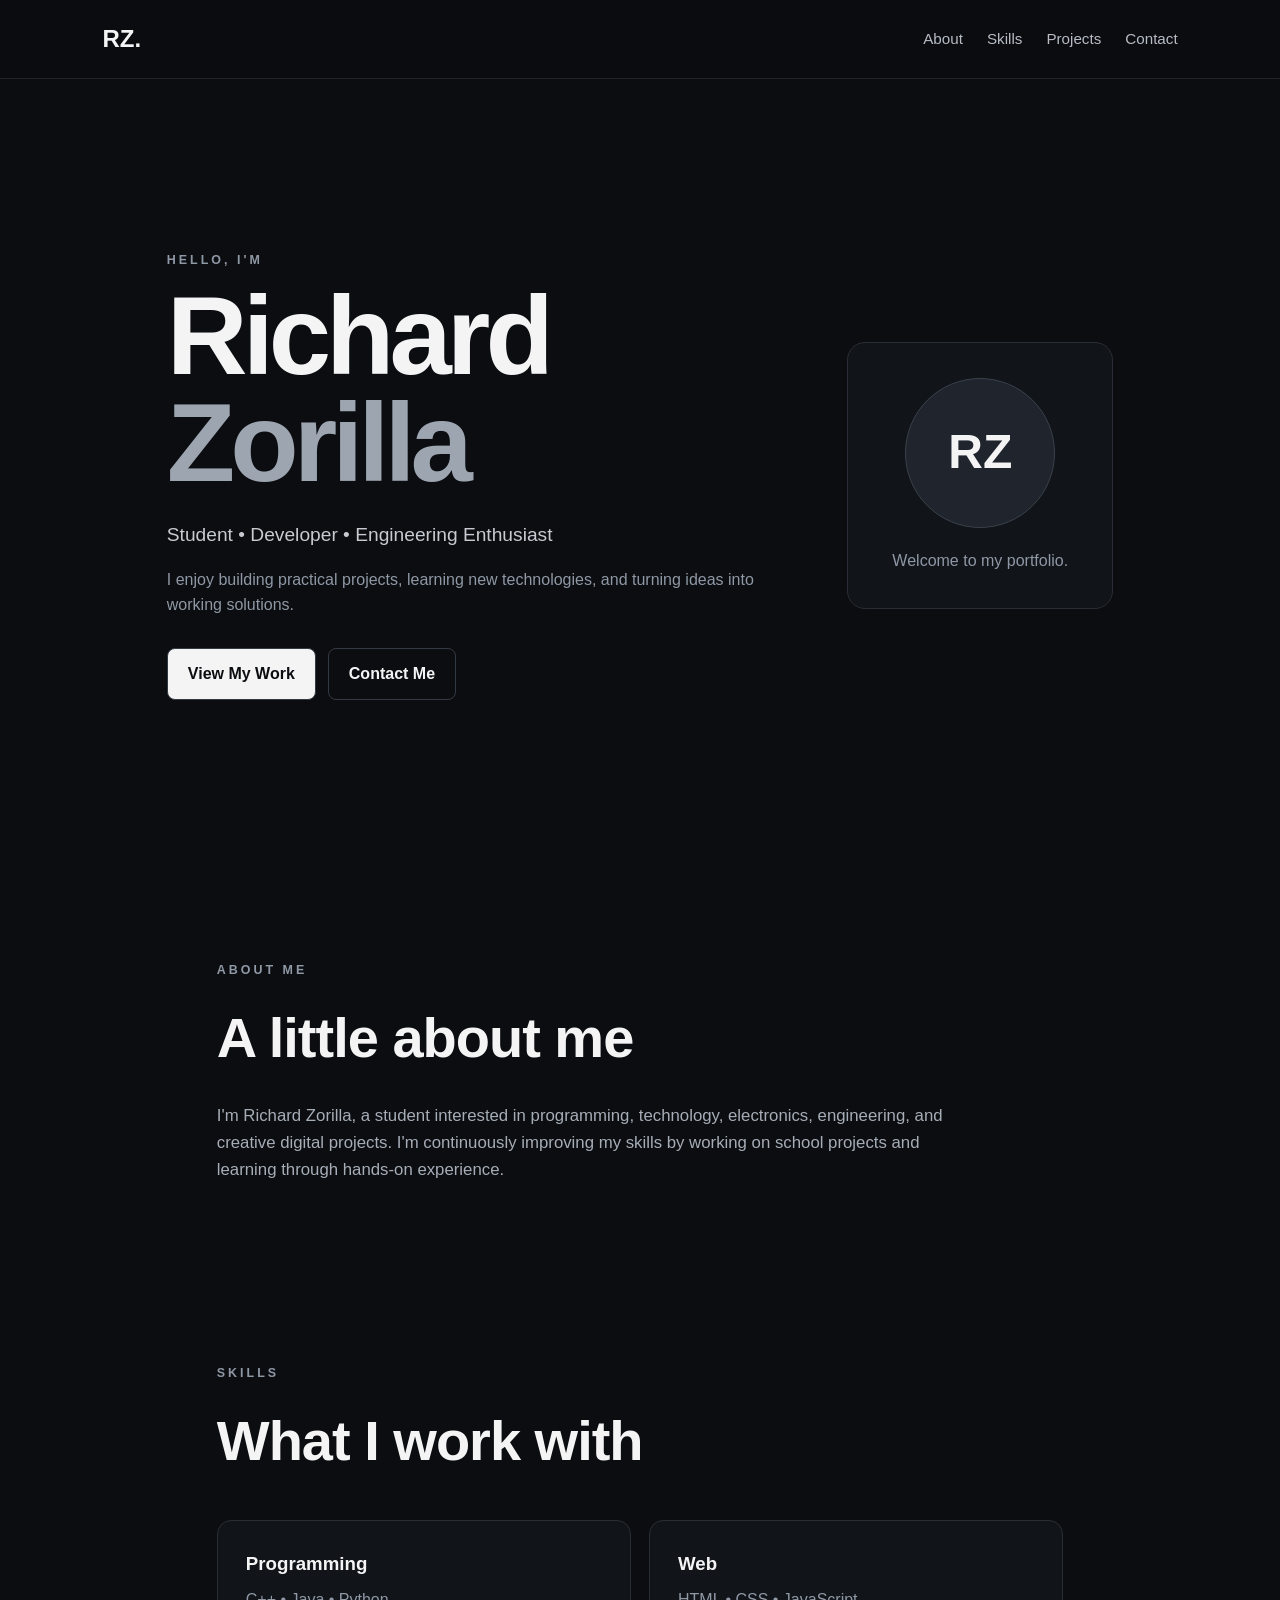
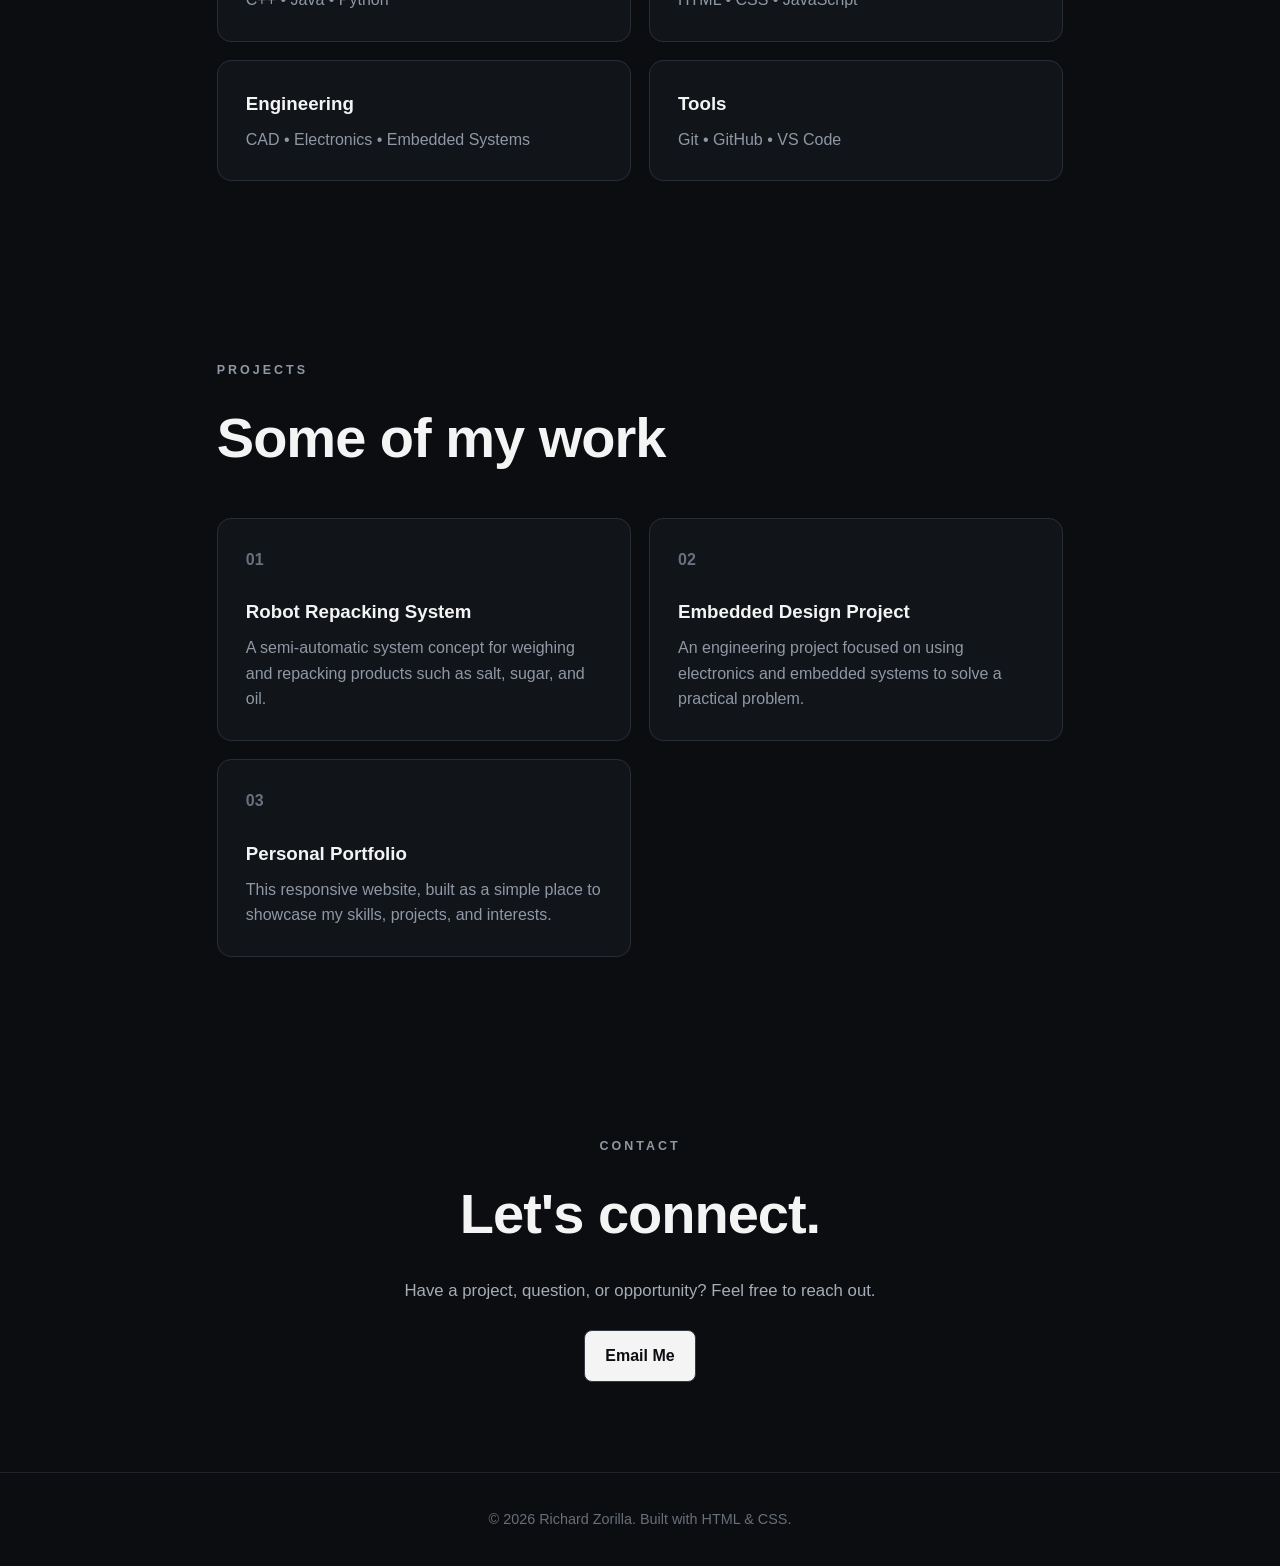
<file: richard-portfolio/index.html>
<!DOCTYPE html>
<html lang="en">
<head>
  <meta charset="UTF-8">
  <meta name="viewport" content="width=device-width, initial-scale=1.0">
  <title>Richard Zorilla | Portfolio</title>
  <meta name="description" content="Richard Zorilla's personal portfolio.">
  <link rel="stylesheet" href="style.css">
</head>
<body>
  <header class="navbar">
    <a class="logo" href="#home">RZ.</a>
    <nav>
      <a href="#about">About</a>
      <a href="#skills">Skills</a>
      <a href="#projects">Projects</a>
      <a href="#contact">Contact</a>
    </nav>
  </header>

  <main>
    <section id="home" class="hero">
      <div>
        <p class="eyebrow">HELLO, I'M</p>
        <h1>Richard <span>Zorilla</span></h1>
        <p class="subtitle">Student • Developer • Engineering Enthusiast</p>
        <p class="intro">I enjoy building practical projects, learning new technologies, and turning ideas into working solutions.</p>
        <div class="buttons">
          <a class="btn primary" href="#projects">View My Work</a>
          <a class="btn secondary" href="#contact">Contact Me</a>
        </div>
      </div>
      <div class="hero-card">
        <div class="avatar">RZ</div>
        <p>Welcome to my portfolio.</p>
      </div>
    </section>

    <section id="about" class="section">
      <p class="eyebrow">ABOUT ME</p>
      <h2>A little about me</h2>
      <p class="section-text">
        I'm Richard Zorilla, a student interested in programming, technology, electronics,
        engineering, and creative digital projects. I'm continuously improving my skills by
        working on school projects and learning through hands-on experience.
      </p>
    </section>

    <section id="skills" class="section">
      <p class="eyebrow">SKILLS</p>
      <h2>What I work with</h2>
      <div class="grid">
        <div class="card"><h3>Programming</h3><p>C++ • Java • Python</p></div>
        <div class="card"><h3>Web</h3><p>HTML • CSS • JavaScript</p></div>
        <div class="card"><h3>Engineering</h3><p>CAD • Electronics • Embedded Systems</p></div>
        <div class="card"><h3>Tools</h3><p>Git • GitHub • VS Code</p></div>
      </div>
    </section>

    <section id="projects" class="section">
      <p class="eyebrow">PROJECTS</p>
      <h2>Some of my work</h2>
      <div class="grid projects">
        <article class="card project">
          <div class="project-number">01</div>
          <h3>Robot Repacking System</h3>
          <p>A semi-automatic system concept for weighing and repacking products such as salt, sugar, and oil.</p>
        </article>
        <article class="card project">
          <div class="project-number">02</div>
          <h3>Embedded Design Project</h3>
          <p>An engineering project focused on using electronics and embedded systems to solve a practical problem.</p>
        </article>
        <article class="card project">
          <div class="project-number">03</div>
          <h3>Personal Portfolio</h3>
          <p>This responsive website, built as a simple place to showcase my skills, projects, and interests.</p>
        </article>
      </div>
    </section>

    <section id="contact" class="section contact">
      <p class="eyebrow">CONTACT</p>
      <h2>Let's connect.</h2>
      <p class="section-text">Have a project, question, or opportunity? Feel free to reach out.</p>
      <a class="btn primary" href="mailto:zorillarichard88@gmail.com">Email Me</a>
    </section>
  </main>

  <footer>
    <p>© 2026 Richard Zorilla. Built with HTML & CSS.</p>
  </footer>
</body>
</html>
</file>
<file: richard-portfolio/style.css>
* {
  box-sizing: border-box;
  margin: 0;
  padding: 0;
}

html {
  scroll-behavior: smooth;
}

body {
  font-family: Arial, Helvetica, sans-serif;
  background: #0b0d10;
  color: #f4f4f5;
  line-height: 1.6;
}

a {
  color: inherit;
  text-decoration: none;
}

.navbar {
  position: sticky;
  top: 0;
  z-index: 10;
  display: flex;
  justify-content: space-between;
  align-items: center;
  padding: 20px 8%;
  background: rgba(11, 13, 16, 0.9);
  border-bottom: 1px solid #20242a;
  backdrop-filter: blur(10px);
}

.logo {
  font-size: 1.5rem;
  font-weight: 800;
}

.navbar nav {
  display: flex;
  gap: 24px;
}

.navbar nav a {
  color: #b7bcc5;
  font-size: 0.95rem;
}

.navbar nav a:hover {
  color: #fff;
}

.hero {
  min-height: 88vh;
  max-width: 1100px;
  margin: auto;
  padding: 100px 6%;
  display: grid;
  grid-template-columns: 1.4fr 0.6fr;
  gap: 60px;
  align-items: center;
}

.eyebrow {
  color: #8f98a5;
  letter-spacing: 3px;
  font-size: 0.78rem;
  font-weight: 700;
  margin-bottom: 12px;
}

h1 {
  font-size: clamp(3.5rem, 9vw, 7rem);
  line-height: 0.95;
  letter-spacing: -5px;
}

h1 span {
  color: #9da5b1;
}

.subtitle {
  margin-top: 24px;
  font-size: 1.2rem;
  color: #c7cbd1;
}

.intro {
  max-width: 600px;
  margin-top: 16px;
  color: #8f98a5;
}

.buttons {
  display: flex;
  gap: 12px;
  margin-top: 30px;
  flex-wrap: wrap;
}

.btn {
  display: inline-block;
  padding: 12px 20px;
  border-radius: 8px;
  font-weight: 700;
  border: 1px solid #343a43;
}

.primary {
  background: #f4f4f5;
  color: #0b0d10;
}

.secondary {
  color: #f4f4f5;
}

.btn:hover {
  transform: translateY(-2px);
}

.hero-card {
  border: 1px solid #292e36;
  background: #111419;
  padding: 35px;
  border-radius: 18px;
  text-align: center;
}

.avatar {
  width: 150px;
  height: 150px;
  margin: 0 auto 20px;
  border-radius: 50%;
  display: grid;
  place-items: center;
  font-size: 3rem;
  font-weight: 800;
  background: #20252d;
  border: 1px solid #3a414b;
}

.hero-card p {
  color: #8f98a5;
}

.section {
  max-width: 1000px;
  margin: auto;
  padding: 90px 6%;
}

h2 {
  font-size: clamp(2rem, 5vw, 3.5rem);
  margin-bottom: 20px;
  letter-spacing: -1px;
}

.section-text {
  max-width: 760px;
  color: #a6adb7;
  font-size: 1.05rem;
}

.grid {
  display: grid;
  grid-template-columns: repeat(2, 1fr);
  gap: 18px;
  margin-top: 35px;
}

.card {
  background: #111419;
  border: 1px solid #292e36;
  border-radius: 14px;
  padding: 28px;
}

.card h3 {
  margin-bottom: 8px;
}

.card p {
  color: #8f98a5;
}

.project-number {
  color: #68717e;
  font-weight: 700;
  margin-bottom: 25px;
}

.contact {
  text-align: center;
}

.contact .section-text {
  margin: 0 auto 25px;
}

footer {
  text-align: center;
  padding: 35px 20px;
  color: #686f79;
  border-top: 1px solid #20242a;
  font-size: 0.9rem;
}

@media (max-width: 700px) {
  .navbar {
    padding: 16px 5%;
  }

  .navbar nav {
    gap: 12px;
  }

  .navbar nav a {
    font-size: 0.8rem;
  }

  .hero {
    grid-template-columns: 1fr;
    padding-top: 70px;
  }

  h1 {
    letter-spacing: -3px;
  }

  .grid {
    grid-template-columns: 1fr;
  }
}
</file>
